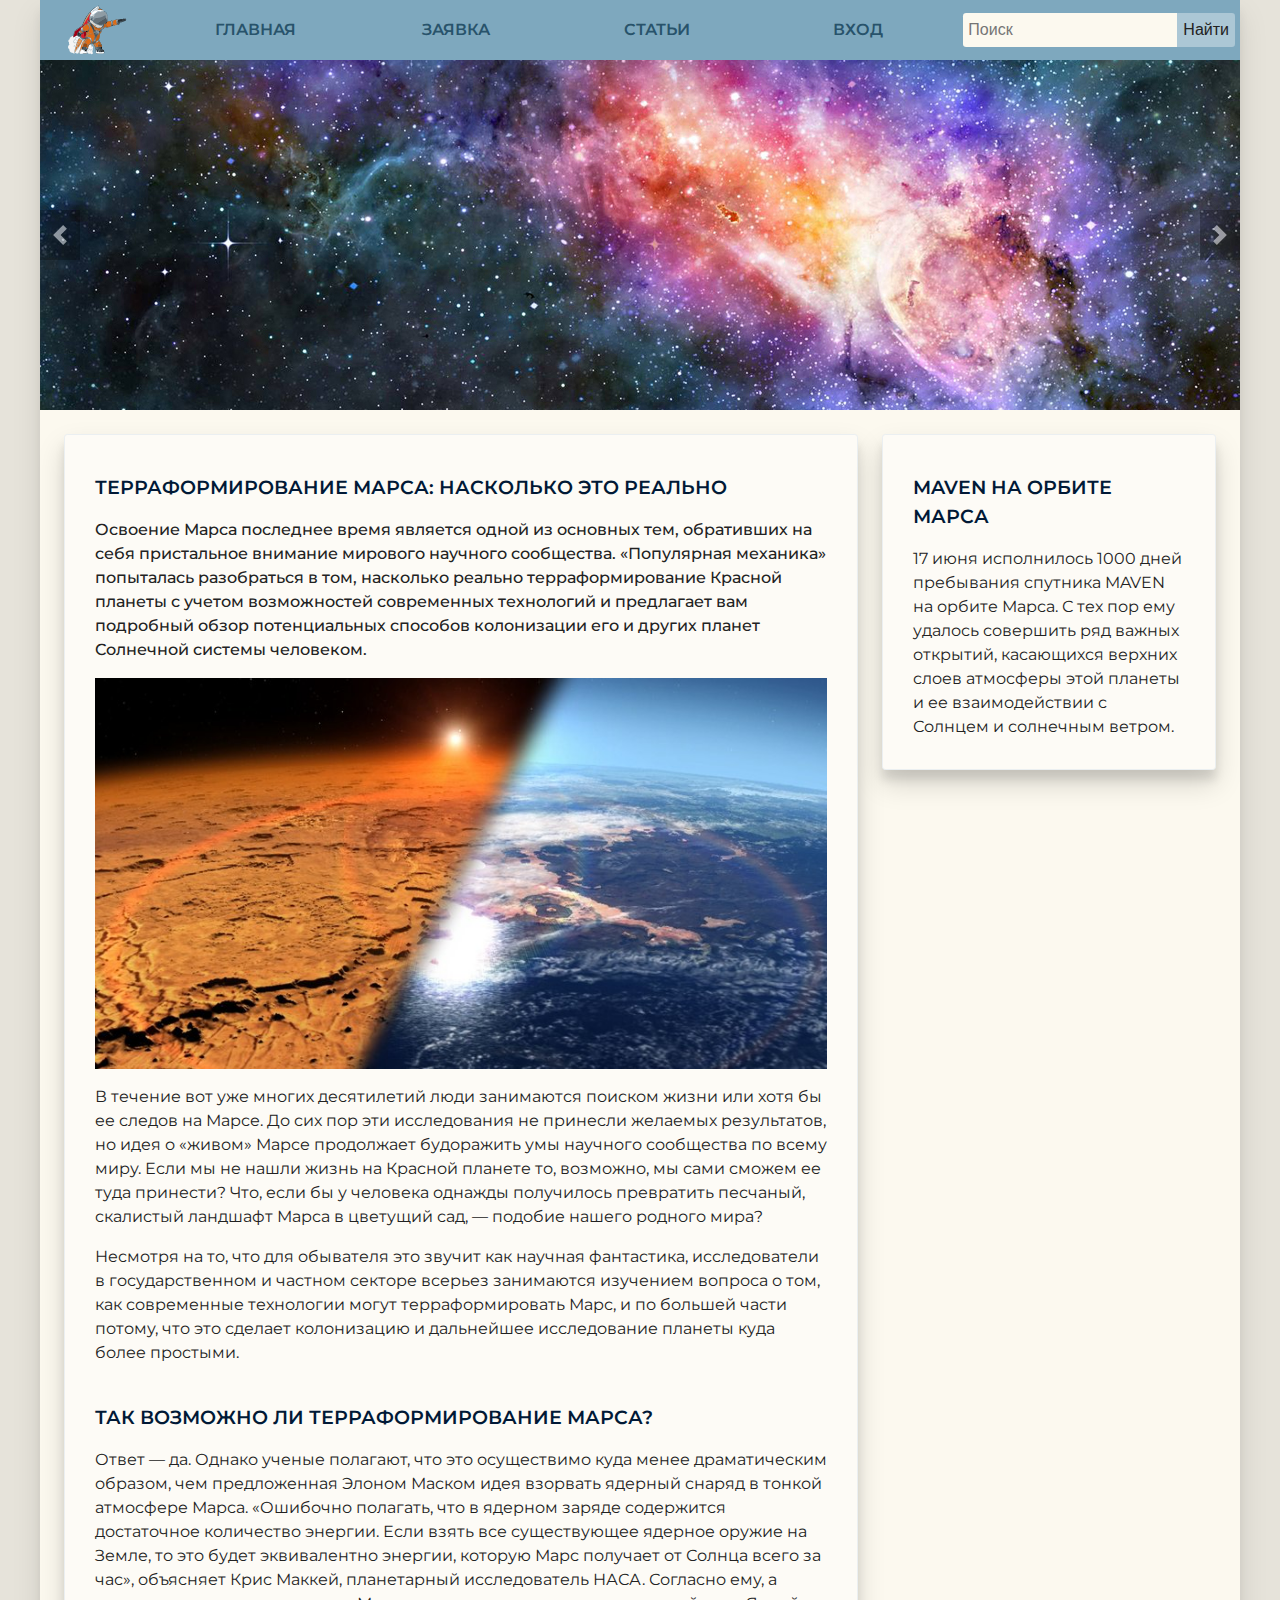
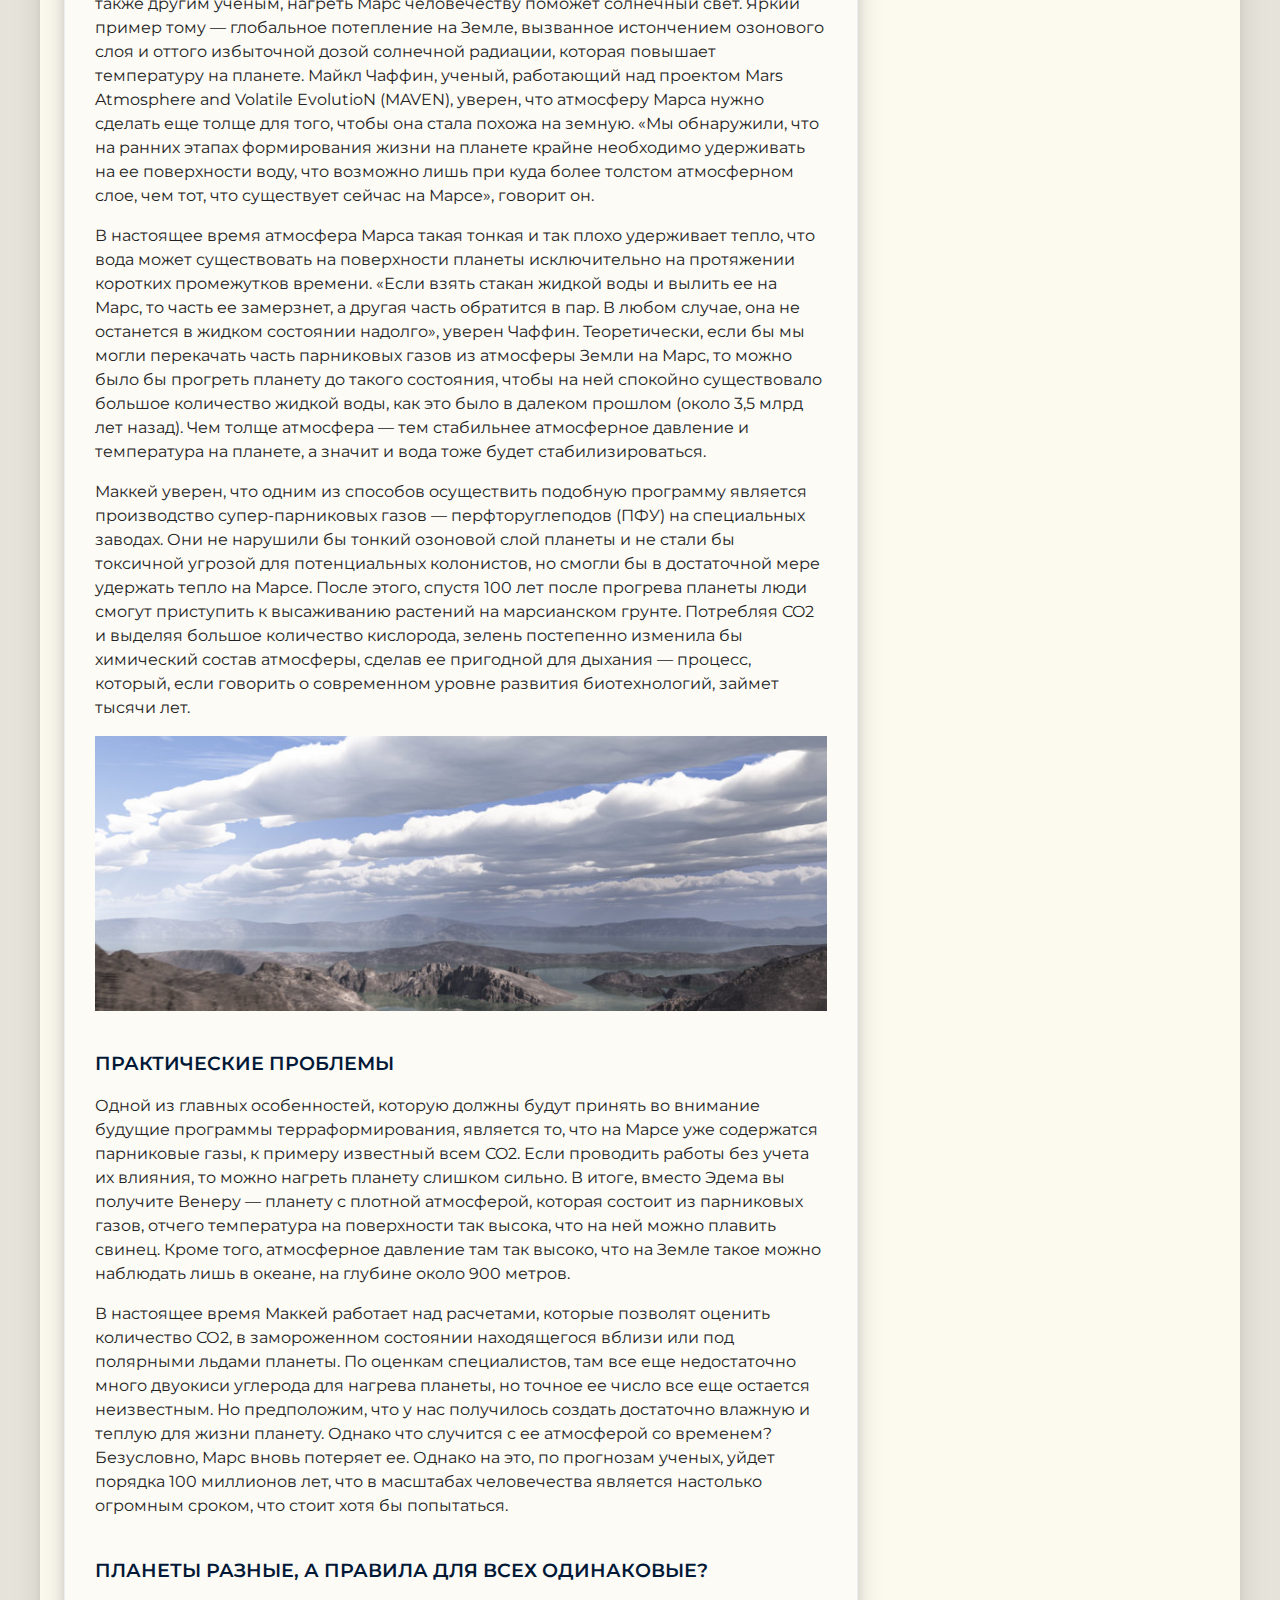
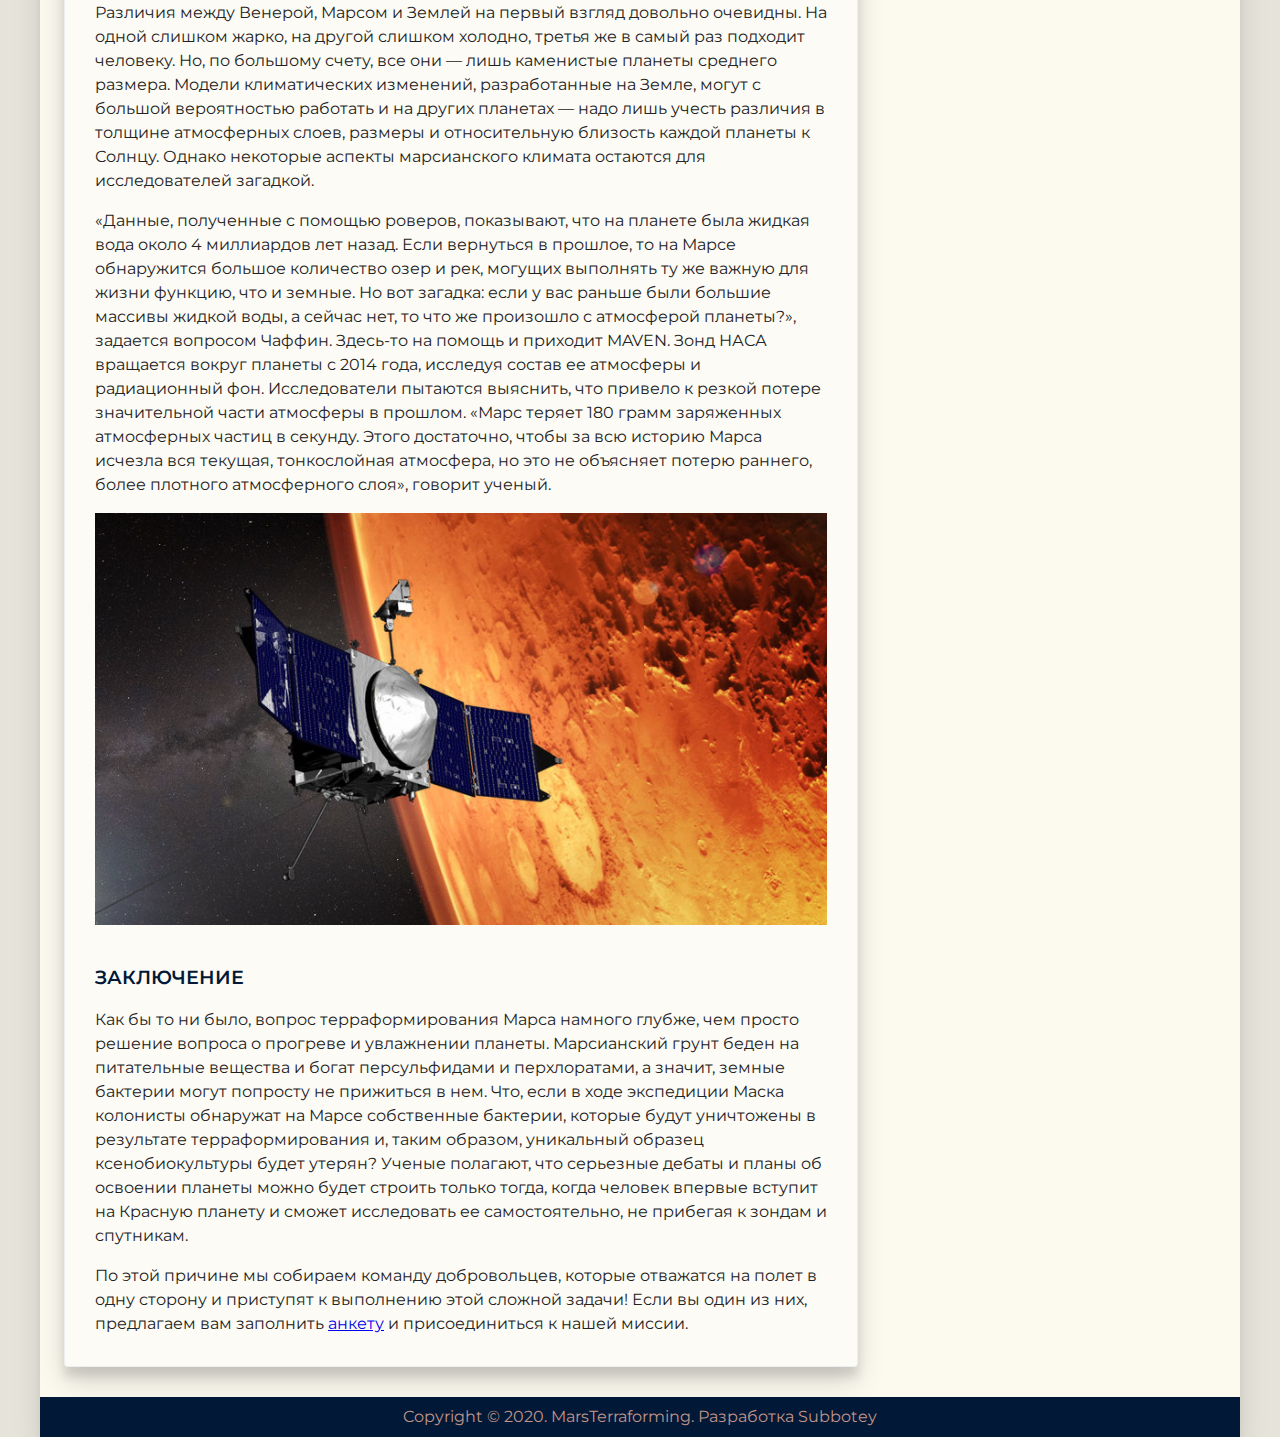
<file: index.html>
<!doctype html>
<html>
<head>
	<meta charset="utf-8">
	<meta property="og:title" content="MarsTerraforming">
	<meta property="og:site_name" content="MarsTerraforming.com">
	<meta property="og:url" content="https://subbotey.github.io">
	<meta property="og:description" content="Команда добровольцев, планирующих преобразить Красную планету.">
	<meta property="og:image" content="https://subbotey.github.io/img/og.jpg">
	<link rel="stylesheet" href="css/style.css">
	<script src="js/script.js" charset="utf-8"></script>
	<script src="js/modal.js" charset="utf-8"></script>
	<meta name="viewport" content="width=device-width, initial-scale=1.0">
	<meta name="discription" content="Страница сайта с адаптивной версткой">
<link rel="icon" href="img/astronaut.svg" sizes="any" type="image/svg+xml">
	<meta name="keywords" content="Адаптивная верстка, grid">
<title>Главная</title>
</head>
<body>
	<div class="conteiner">
		<div class="header">
			<nav>
				<a id="logo" href="./index.html"></a>
				<div class="top-menu">
					<div class="top-menu__item">
						<a href="#" class="top-menu__link">Главная</a>
					</div>
					<div class="top-menu__item">
						<a href="./request.html" class="top-menu__link">Заявка</a>
					</div>
					<div class="top-menu__item">
						<a href="./articles.html" class="top-menu__link">Статьи</a>
					</div>
					<div class="top-menu__item">
						<a href="#" class="top-menu__link">Вход</a>
						<div class="top-menu__sub-item top-menu__sub-item_transition_scaleY">
							<div class="top-menu__item">
								<a id="buttonAuth" class="top-menu__link">Авторизация</a>
							</div>
							<div class="top-menu__item">
								<a href="#registration" class="top-menu__link">Регитрация</a>
							</div>
						</div>
					</div>
				</div>
				<form>
					<input id="search" type="search" placeholder="Поиск">
					<input id="submit" type="submit" value="Найти">
				</form>
			</nav>

		</div>
		<div class="slider" id="slider">
		</div>
		<div class="main">
			<div class="cards">
				<div class="zagolovok">Терраформирование Марса: насколько это реально</div>
				<div>
					<b>Освоение Марса последнее время является одной из основных тем, обративших на себя пристальное внимание мирового научного сообщества. «Популярная механика» попыталась разобраться в том, насколько реально терраформирование Красной планеты с учетом возможностей современных технологий и предлагает вам подробный обзор потенциальных способов колонизации его и других планет Солнечной системы человеком.</b>
				</div>
				<div>
					<img src="img/terra.jpg" alt="Вид на марс в будущем">
				</div>
				<div>
					В течение вот уже многих десятилетий люди занимаются поиском жизни или хотя бы ее следов на Марсе. До сих пор эти исследования не принесли желаемых результатов, но идея о «живом» Марсе продолжает будоражить умы научного сообщества по всему миру. Если мы не нашли жизнь на Красной планете то, возможно, мы сами сможем ее туда принести? Что, если бы у человека однажды получилось превратить песчаный, скалистый ландшафт Марса в цветущий сад, — подобие нашего родного мира?
				</div>
				<div>
					Несмотря на то, что для обывателя это звучит как научная фантастика, исследователи в государственном и частном секторе всерьез занимаются изучением вопроса о том, как современные технологии могут терраформировать Марс, и по большей части потому, что это сделает колонизацию и дальнейшее исследование планеты куда более простыми.
				</div>
				<div class="zagolovok">
					Так возможно ли терраформирование Марса?
				</div>
				<div>
					Ответ — да. Однако ученые полагают, что это осуществимо куда менее драматическим образом, чем предложенная Элоном Маском идея взорвать ядерный снаряд в тонкой атмосфере Марса. «Ошибочно полагать, что в ядерном заряде содержится достаточное количество энергии. Если взять все существующее ядерное оружие на Земле, то это будет эквивалентно энергии, которую Марс получает от Солнца всего за час», объясняет Крис Маккей, планетарный исследователь НАСА. Согласно ему, а также другим ученым, нагреть Марс человечеству поможет солнечный свет. Яркий пример тому — глобальное потепление на Земле, вызванное истончением озонового слоя и оттого избыточной дозой солнечной радиации, которая повышает температуру на планете. Майкл Чаффин, ученый, работающий над проектом Mars Atmosphere and Volatile EvolutioN (MAVEN), уверен, что атмосферу Марса нужно сделать еще толще для того, чтобы она стала похожа на земную. «Мы обнаружили, что на ранних этапах формирования жизни на планете крайне необходимо удерживать на ее поверхности воду, что возможно лишь при куда более толстом атмосферном слое, чем тот, что существует сейчас на Марсе», говорит он.
				</div>
				<div>
					В настоящее время атмосфера Марса такая тонкая и так плохо удерживает тепло, что вода может существовать на поверхности планеты исключительно на протяжении коротких промежутков времени. «Если взять стакан жидкой воды и вылить ее на Марс, то часть ее замерзнет, а другая часть обратится в пар. В любом случае, она не останется в жидком состоянии надолго», уверен Чаффин. Теоретически, если бы мы могли перекачать часть парниковых газов из атмосферы Земли на Марс, то можно было бы прогреть планету до такого состояния, чтобы на ней спокойно существовало большое количество жидкой воды, как это было в далеком прошлом (около 3,5 млрд лет назад). Чем толще атмосфера — тем стабильнее атмосферное давление и температура на планете, а значит и вода тоже будет стабилизироваться.
				</div>
				<div>
					Маккей уверен, что одним из способов осуществить подобную программу является производство супер-парниковых газов — перфторуглеподов (ПФУ) на специальных заводах. Они не нарушили бы тонкий озоновой слой планеты и не стали бы токсичной угрозой для потенциальных колонистов, но смогли бы в достаточной мере удержать тепло на Марсе. После этого, спустя 100 лет после прогрева планеты люди смогут приступить к высаживанию растений на марсианском грунте. Потребляя CO2 и выделяя большое количество кислорода, зелень постепенно изменила бы химический состав атмосферы, сделав ее пригодной для дыхания — процесс, который, если говорить о современном уровне развития биотехнологий, займет тысячи лет.
				</div>
				<div>
					<img src="img/peizagh.jpg" alt="Модель того, как Марс выглядел в далеком прошлом">
				</div>
				<div class="zagolovok">
					Практические проблемы
				</div>
				<div>
					Одной из главных особенностей, которую должны будут принять во внимание будущие программы терраформирования, является то, что на Марсе уже содержатся парниковые газы, к примеру известный всем CO2. Если проводить работы без учета их влияния, то можно нагреть планету слишком сильно. В итоге, вместо Эдема вы получите Венеру — планету с плотной атмосферой, которая состоит из парниковых газов, отчего температура на поверхности так высока, что на ней можно плавить свинец. Кроме того, атмосферное давление там так высоко, что на Земле такое можно наблюдать лишь в океане, на глубине около 900 метров.
				</div>
				<div>
					В настоящее время Маккей работает над расчетами, которые позволят оценить количество СО2, в замороженном состоянии находящегося вблизи или под полярными льдами планеты. По оценкам специалистов, там все еще недостаточно много двуокиси углерода для нагрева планеты, но точное ее число все еще остается неизвестным. Но предположим, что у нас получилось создать достаточно влажную и теплую для жизни планету. Однако что случится с ее атмосферой со временем? Безусловно, Марс вновь потеряет ее. Однако на это, по прогнозам ученых, уйдет порядка 100 миллионов лет, что в масштабах человечества является настолько огромным сроком, что стоит хотя бы попытаться.
				</div>
				<div class="zagolovok">
					Планеты разные, а правила для всех одинаковые?
				</div>
				<div>
					Различия между Венерой, Марсом и Землей на первый взгляд довольно очевидны. На одной слишком жарко, на другой слишком холодно, третья же в самый раз подходит человеку. Но, по большому счету, все они — лишь каменистые планеты среднего размера. Модели климатических изменений, разработанные на Земле, могут с большой вероятностью работать и на других планетах — надо лишь учесть различия в толщине атмосферных слоев, размеры и относительную близость каждой планеты к Солнцу. Однако некоторые аспекты марсианского климата остаются для исследователей загадкой.
				</div>
				<div>
					«Данные, полученные с помощью роверов, показывают, что на планете была жидкая вода около 4 миллиардов лет назад. Если вернуться в прошлое, то на Марсе обнаружится большое количество озер и рек, могущих выполнять ту же важную для жизни функцию, что и земные. Но вот загадка: если у вас раньше были большие массивы жидкой воды, а сейчас нет, то что же произошло с атмосферой планеты?», задается вопросом Чаффин. Здесь-то на помощь и приходит MAVEN. Зонд НАСА вращается вокруг планеты с 2014 года, исследуя состав ее атмосферы и радиационный фон. Исследователи пытаются выяснить, что привело к резкой потере значительной части атмосферы в прошлом. «Марс теряет 180 грамм заряженных атмосферных частиц в секунду. Этого достаточно, чтобы за всю историю Марса исчезла вся текущая, тонкослойная атмосфера, но это не объясняет потерю раннего, более плотного атмосферного слоя», говорит ученый.
				</div>
				<div>
					<img src="img/sputnik.jpg" alt="Спутник MAVEN, сканирующий марсианскую атмосферу">
				</div>
				<div class="zagolovok">
					Заключение
				</div>
				<div>
					Как бы то ни было, вопрос терраформирования Марса намного глубже, чем просто решение вопроса о прогреве и увлажнении планеты. Марсианский грунт беден на питательные вещества и богат персульфидами и перхлоратами, а значит, земные бактерии могут попросту не прижиться в нем. Что, если в ходе экспедиции Маска колонисты обнаружат на Марсе собственные бактерии, которые будут уничтожены в результате терраформирования и, таким образом, уникальный образец ксенобиокультуры будет утерян? Ученые полагают, что серьезные дебаты и планы об освоении планеты можно будет строить только тогда, когда человек впервые вступит на Красную планету и сможет исследовать ее самостоятельно, не прибегая к зондам и спутникам.
				</div>
				<div>
					По этой причине мы собираем команду добровольцев, которые отважатся на полет в одну сторону и приступят к выполнению этой сложной задачи! Если вы один из них, предлагаем вам заполнить <a href="./request.html">анкету</a> и присоединиться к нашей миссии.
				</div>
			</div>
		</div>
		<div class="vertical-block">
			<div class="cards">
				<div class="zagolovok">MAVEN на орбите Марса</div>
				<div>
					17 июня исполнилось 1000 дней пребывания спутника MAVEN на орбите Марса. С тех пор ему удалось совершить ряд важных открытий, касающихся верхних слоев атмосферы этой планеты и ее взаимодействии с Солнцем и солнечным ветром.
				</div>
			</div>
		</div>
		<footer>
			<p>Copyright © 2020.  MarsTerraforming. Разработка Subbotey</p>
		</footer>
		<div class="hamburger-menu">
			<input id="menu__toggle" type="checkbox" />
			<label class="menu__btn" for="menu__toggle">
				<span></span>
			</label>
			<div class="menu__box">
				<div><a class="menu__item" href="#">Главная</a></div>
				<div><a class="menu__item" href="./request.html">Заявка</a></div>
				<div><a class="menu__item" href="./articles.html">Статьи</a></div>
				<div><a id="buttonAuth2" class="menu__item" href="#">Авторизация</a></div>
				<div><a class="menu__item" href="#registration">Регистрация</a></div>
			</div>
		</div>
	</div>
	<div id="authorization">

	</div>
	<!-- <div id="registration">
	  <div class="wrapper-modal">
		<div class="div-modal">
		  <div class="pole">
			<div class="zagolovok">
			  Регистрация
			</div>
			<div>
			  <label class="label">Введите ваш логин:
				<input
					   class="input-modal"
					   type="text"
					   required
					   placeholder="Login"
					   minlength="5"
					   maxlength="25"> *
			  </label>
			</div>
			<div>
			  <label class="label">Введите ваш E-Mail:
				<input
					   class="input-modal"
					   type="email"
					   required
					   placeholder="Email"> *
			  </label>
			</div>
			<div>
			  <label class="label">Введите ваш пароль:
				<input
					   class="input-modal"
					   type="password"
					   required
					   placeholder="Password"
					   minlength="5"
					   maxlength="25"> *
			  </label>
			</div>
			<div>
			  <label class="label">Повиторите ваш пароль:
				<input
					   class="input-modal"
					   type="password"
					   required
					   placeholder="Confirm password"
					   minlength="5"
					   maxlength="25"> *
			  </label>
			</div>
			<div>
			  <input
					 class="button-modal"
					 type="submit"
					 value="Регистрация">
			  <input
					 class="button-modal"
					 type="button"
					 onClick="location.href='#'"
					 value="Отмена" >
			</div>
			<div class="label" align="left">
			  Поля со "*" обязательны для заполнения.
			</div>
		  </div>
		</div>
	  </div>
	</div> -->
	<script>
		let slider = new Slider("slider");

		slider.add('img/slider/slide_1.jpg');
		slider.add('img/slider/slide_2.jpg');
		slider.add('img/slider/slide_3.jpg');
		slider.add('img/slider/slide_4.jpg');
		slider.add('img/slider/slide_5.jpg');
		slider.add('img/slider/slide_6.jpg');

		slider.run();
	</script>

</body>
</html>
</file>
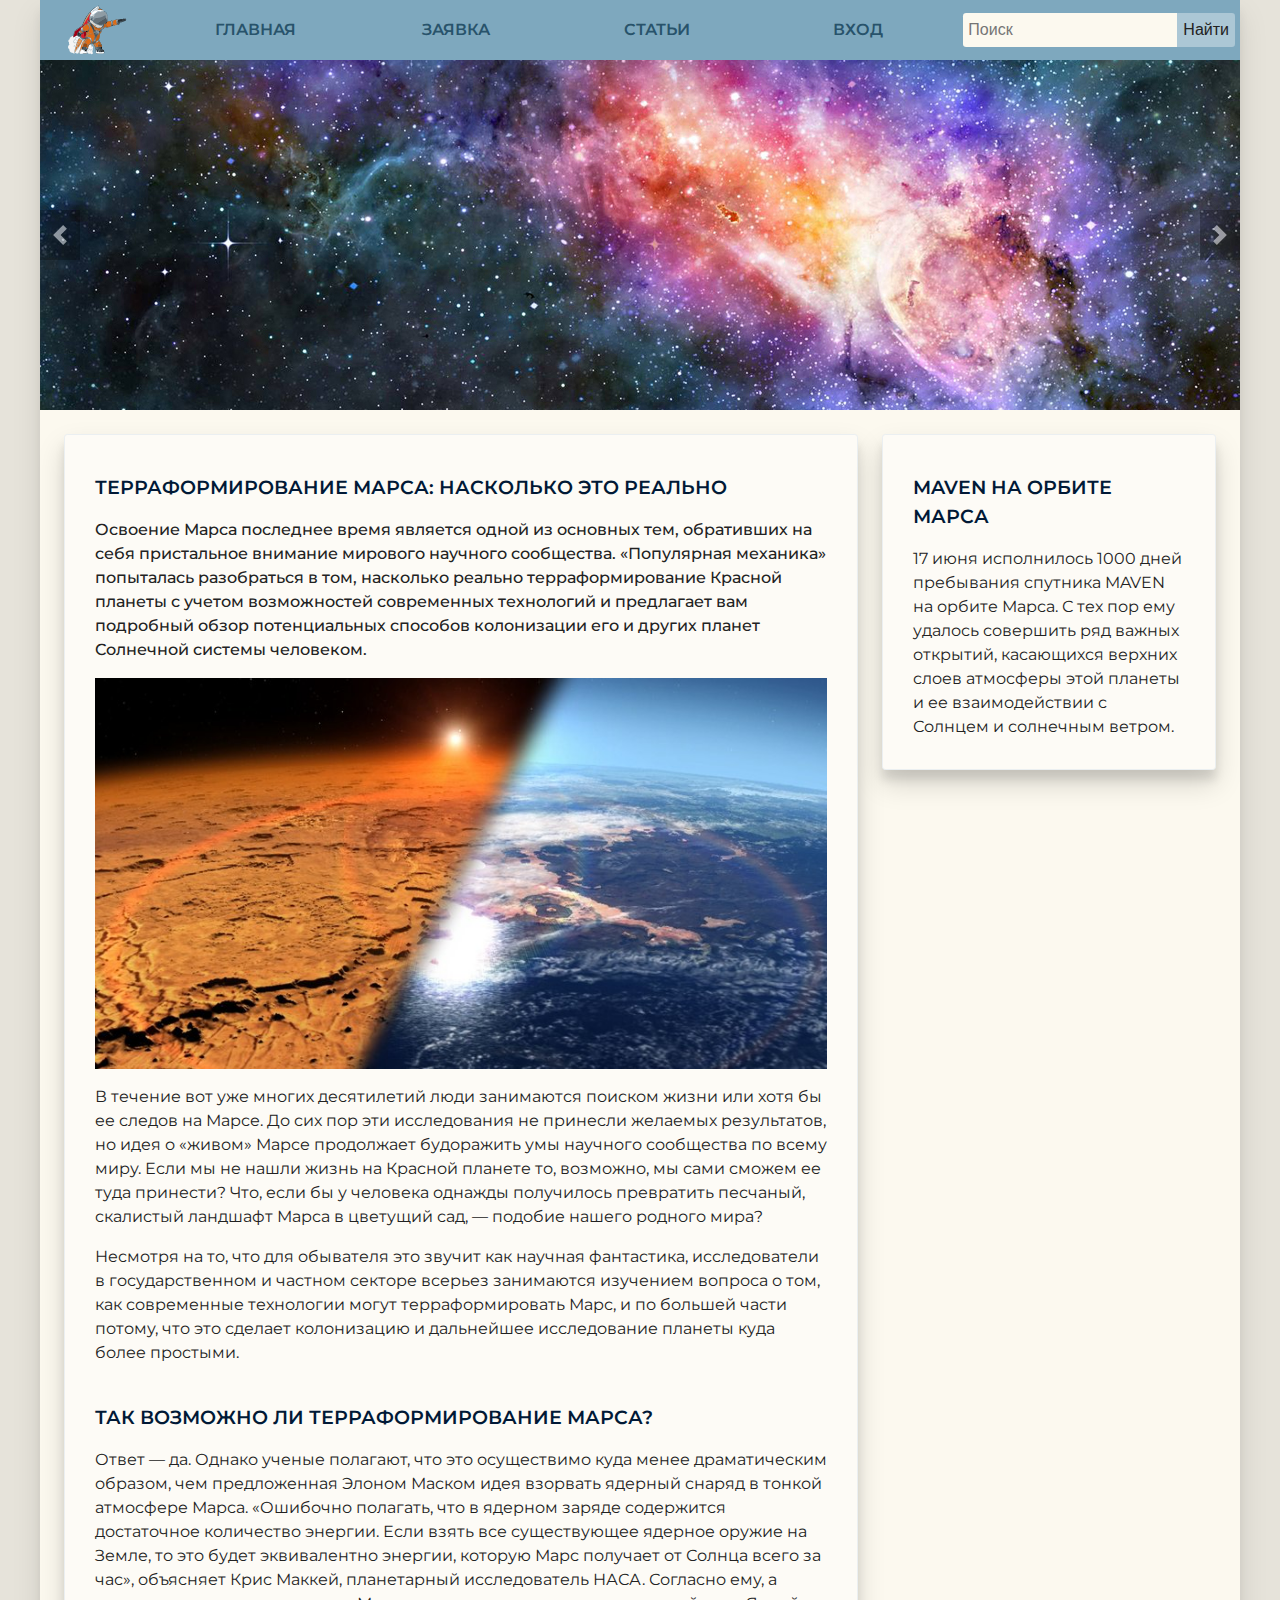
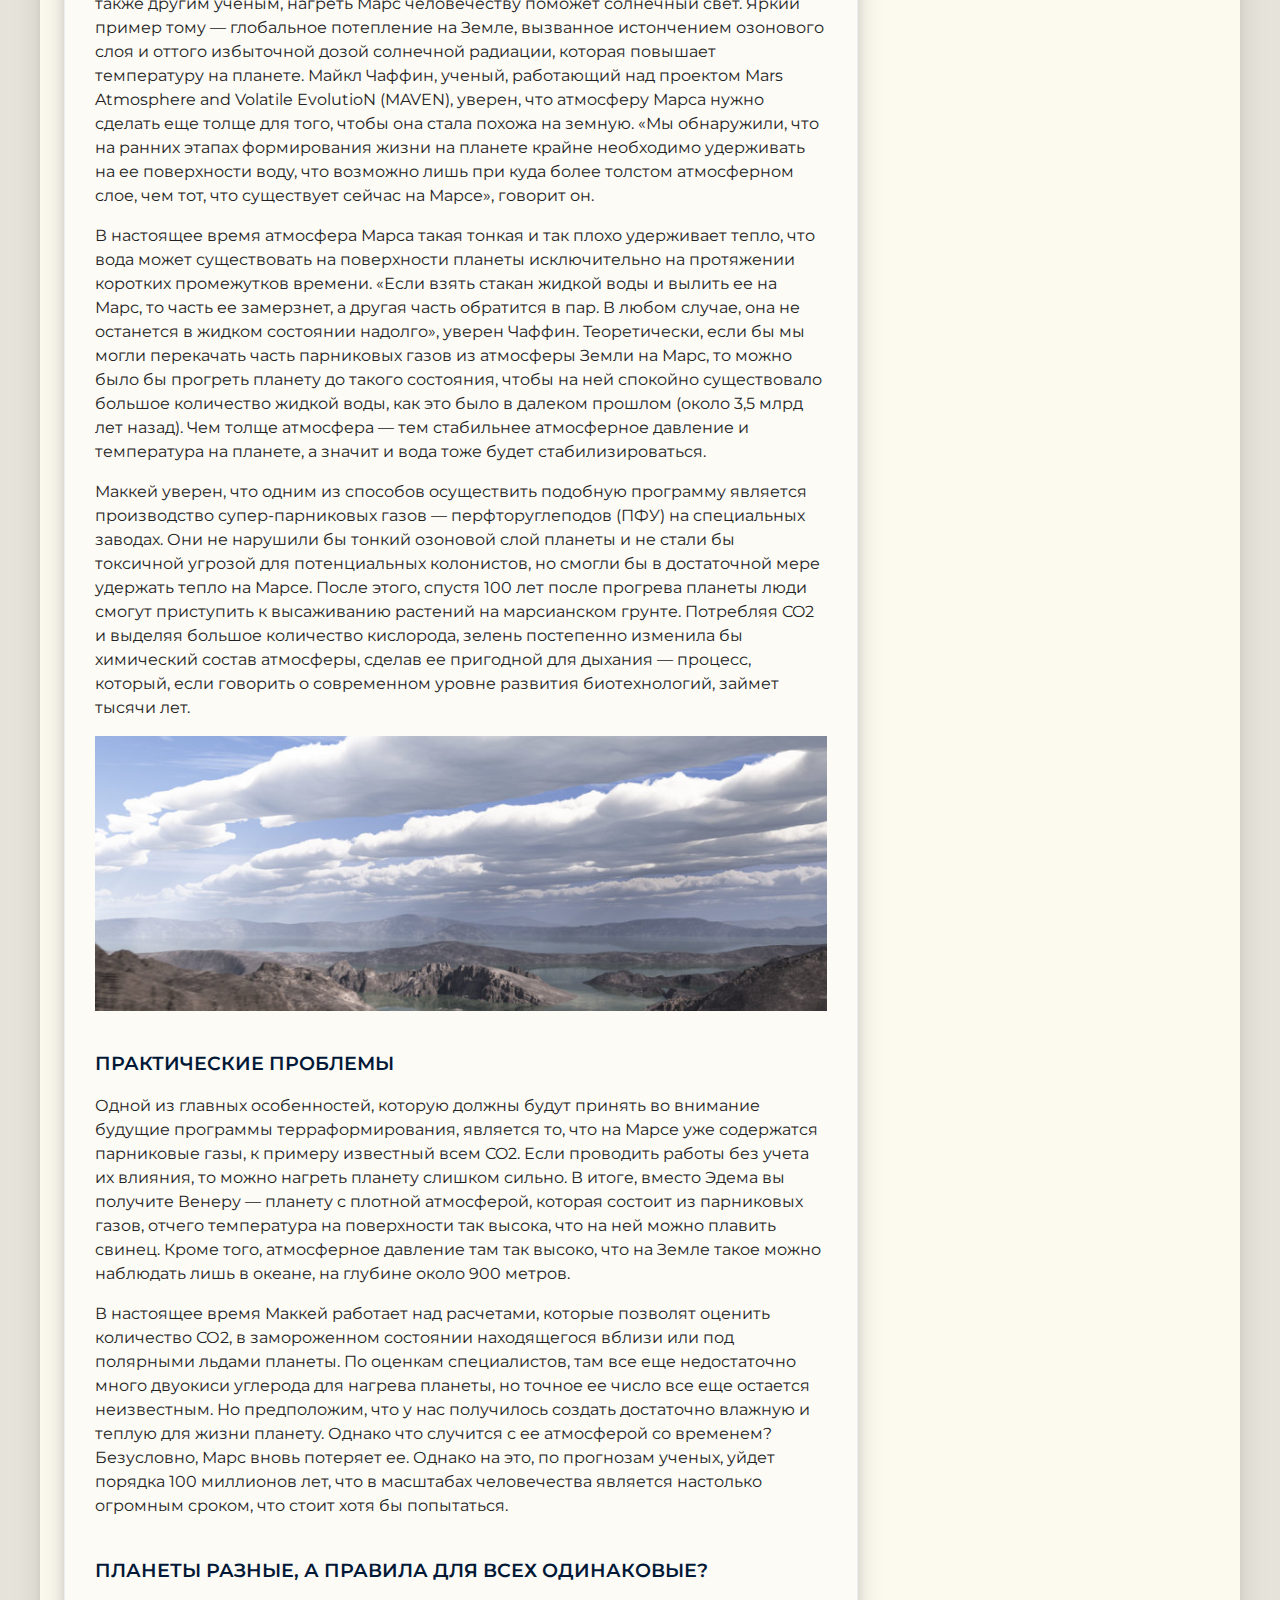
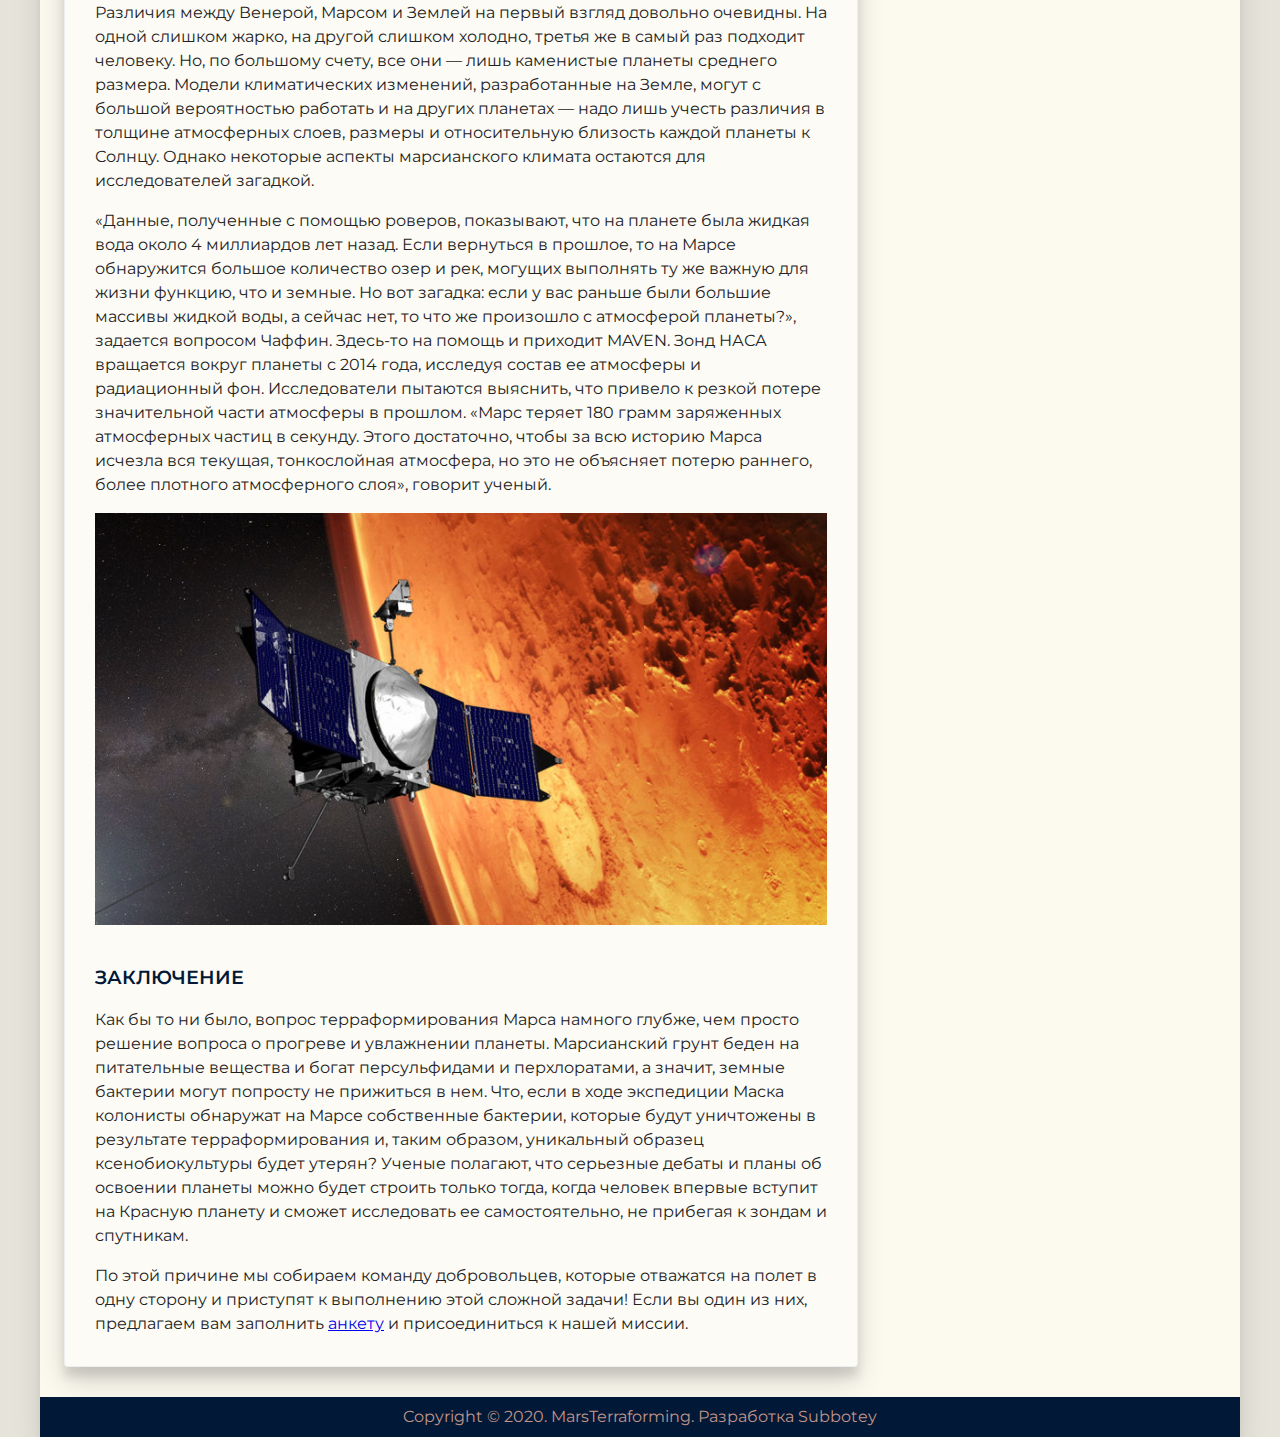
<file: articles.html>
<!doctype html>
<html>

<head>
	<meta charset="utf-8">
	<meta property="og:title" content="MarsTerraforming">
	<meta property="og:site_name" content="MarsTerraforming.com">
	<meta property="og:url" content="https://subbotey.github.io">
	<meta property="og:description" content="Команда добровольцев, планирующих преобразить Красную планету.">
	<meta property="og:image" content="https://subbotey.github.io/img/og.jpg">
	<link rel="stylesheet" href="css/style.css">
	<script src="js/script.js" charset="utf-8"></script>
	<script src="js/modal.js" charset="utf-8"></script>
	<meta name="viewport" content="width=device-width, initial-scale=1.0">
	<meta name="discription" content="Страница сайта с адаптивной версткой">
	<link rel="icon" href="img/astronaut.svg" sizes="any" type="image/svg+xml">
	<meta name="keywords" content="Адаптивная верстка, grid">
	<title>Статьи</title>
</head>

<body>
	<div class="conteiner">
		<div class="header">
			<nav>
				<a id="logo" href="./index.html"></a>
				<div class="top-menu">
					<div class="top-menu__item">
						<a href="./index.html" class="top-menu__link">Главная</a>
					</div>
					<div class="top-menu__item">
						<a href="./request.html" class="top-menu__link">Заявка</a>
					</div>
					<div class="top-menu__item">
						<a href="#" class="top-menu__link">Статьи</a>
					</div>
					<div class="top-menu__item">
						<a href="#" class="top-menu__link">Вход</a>
						<div class="top-menu__sub-item top-menu__sub-item_transition_scaleY">
							<div class="top-menu__item">
								<a id="buttonAuth" class="top-menu__link">Авторизация</a>
							</div>
							<div class="top-menu__item">
								<a href="#registration" class="top-menu__link">Регитрация</a>
							</div>
						</div>
					</div>
				</div>
				<form>
					<input id="search" type="search" placeholder="Поиск">
					<input id="submit" type="submit" value="Найти">
				</form>
			</nav>

		</div>
		<div class="slider" id="slider">
		</div>
		<div class="main">
			<div class="cards">
				<div class="zagolovok">Терраформирование Марса: насколько это реально</div>
				<div>
					<b>Освоение Марса последнее время является одной из основных тем, обративших на себя пристальное внимание мирового научного сообщества. «Популярная механика» попыталась разобраться в том, насколько реально терраформирование
						Красной планеты с учетом возможностей современных технологий и предлагает вам подробный обзор потенциальных способов колонизации его и других планет Солнечной системы человеком.</b>
				</div>
				<div>
					<img src="img/terra.jpg" alt="Вид на марс в будущем">
				</div>
				<div>
					В течение вот уже многих десятилетий люди занимаются поиском жизни или хотя бы ее следов на Марсе. До сих пор эти исследования не принесли желаемых результатов, но идея о «живом» Марсе продолжает будоражить умы научного сообщества
					по всему миру. Если мы не нашли жизнь на Красной планете то, возможно, мы сами сможем ее туда принести? Что, если бы у человека однажды получилось превратить песчаный, скалистый ландшафт Марса в цветущий сад, — подобие нашего
					родного мира?
				</div>
				<div>
					Несмотря на то, что для обывателя это звучит как научная фантастика, исследователи в государственном и частном секторе всерьез занимаются изучением вопроса о том, как современные технологии могут терраформировать Марс, и по
					большей части потому, что это сделает колонизацию и дальнейшее исследование планеты куда более простыми.
				</div>
				<div class="zagolovok">
					Так возможно ли терраформирование Марса?
				</div>
				<div>
					Ответ — да. Однако ученые полагают, что это осуществимо куда менее драматическим образом, чем предложенная Элоном Маском идея взорвать ядерный снаряд в тонкой атмосфере Марса. «Ошибочно полагать, что в ядерном заряде содержится
					достаточное количество энергии. Если взять все существующее ядерное оружие на Земле, то это будет эквивалентно энергии, которую Марс получает от Солнца всего за час», объясняет Крис Маккей, планетарный исследователь НАСА. Согласно
					ему, а также другим ученым, нагреть Марс человечеству поможет солнечный свет. Яркий пример тому — глобальное потепление на Земле, вызванное истончением озонового слоя и оттого избыточной дозой солнечной радиации, которая повышает
					температуру на планете. Майкл Чаффин, ученый, работающий над проектом Mars Atmosphere and Volatile EvolutioN (MAVEN), уверен, что атмосферу Марса нужно сделать еще толще для того, чтобы она стала похожа на земную. «Мы обнаружили,
					что на ранних этапах формирования жизни на планете крайне необходимо удерживать на ее поверхности воду, что возможно лишь при куда более толстом атмосферном слое, чем тот, что существует сейчас на Марсе», говорит он.
				</div>
				<div>
					В настоящее время атмосфера Марса такая тонкая и так плохо удерживает тепло, что вода может существовать на поверхности планеты исключительно на протяжении коротких промежутков времени. «Если взять стакан жидкой воды и вылить ее
					на Марс, то часть ее замерзнет, а другая часть обратится в пар. В любом случае, она не останется в жидком состоянии надолго», уверен Чаффин. Теоретически, если бы мы могли перекачать часть парниковых газов из атмосферы Земли на
					Марс, то можно было бы прогреть планету до такого состояния, чтобы на ней спокойно существовало большое количество жидкой воды, как это было в далеком прошлом (около 3,5 млрд лет назад). Чем толще атмосфера — тем стабильнее
					атмосферное давление и температура на планете, а значит и вода тоже будет стабилизироваться.
				</div>
				<div>
					Маккей уверен, что одним из способов осуществить подобную программу является производство супер-парниковых газов — перфторуглеподов (ПФУ) на специальных заводах. Они не нарушили бы тонкий озоновой слой планеты и не стали бы
					токсичной угрозой для потенциальных колонистов, но смогли бы в достаточной мере удержать тепло на Марсе. После этого, спустя 100 лет после прогрева планеты люди смогут приступить к высаживанию растений на марсианском грунте.
					Потребляя CO2 и выделяя большое количество кислорода, зелень постепенно изменила бы химический состав атмосферы, сделав ее пригодной для дыхания — процесс, который, если говорить о современном уровне развития биотехнологий, займет
					тысячи лет.
				</div>
				<div>
					<img src="img/peizagh.jpg" alt="Модель того, как Марс выглядел в далеком прошлом">
				</div>
				<div class="zagolovok">
					Практические проблемы
				</div>
				<div>
					Одной из главных особенностей, которую должны будут принять во внимание будущие программы терраформирования, является то, что на Марсе уже содержатся парниковые газы, к примеру известный всем CO2. Если проводить работы без учета
					их влияния, то можно нагреть планету слишком сильно. В итоге, вместо Эдема вы получите Венеру — планету с плотной атмосферой, которая состоит из парниковых газов, отчего температура на поверхности так высока, что на ней можно
					плавить свинец. Кроме того, атмосферное давление там так высоко, что на Земле такое можно наблюдать лишь в океане, на глубине около 900 метров.
				</div>
				<div>
					В настоящее время Маккей работает над расчетами, которые позволят оценить количество СО2, в замороженном состоянии находящегося вблизи или под полярными льдами планеты. По оценкам специалистов, там все еще недостаточно много
					двуокиси углерода для нагрева планеты, но точное ее число все еще остается неизвестным. Но предположим, что у нас получилось создать достаточно влажную и теплую для жизни планету. Однако что случится с ее атмосферой со временем?
					Безусловно, Марс вновь потеряет ее. Однако на это, по прогнозам ученых, уйдет порядка 100 миллионов лет, что в масштабах человечества является настолько огромным сроком, что стоит хотя бы попытаться.
				</div>
				<div class="zagolovok">
					Планеты разные, а правила для всех одинаковые?
				</div>
				<div>
					Различия между Венерой, Марсом и Землей на первый взгляд довольно очевидны. На одной слишком жарко, на другой слишком холодно, третья же в самый раз подходит человеку. Но, по большому счету, все они — лишь каменистые планеты
					среднего размера. Модели климатических изменений, разработанные на Земле, могут с большой вероятностью работать и на других планетах — надо лишь учесть различия в толщине атмосферных слоев, размеры и относительную близость каждой
					планеты к Солнцу. Однако некоторые аспекты марсианского климата остаются для исследователей загадкой.
				</div>
				<div>
					«Данные, полученные с помощью роверов, показывают, что на планете была жидкая вода около 4 миллиардов лет назад. Если вернуться в прошлое, то на Марсе обнаружится большое количество озер и рек, могущих выполнять ту же важную для
					жизни функцию, что и земные. Но вот загадка: если у вас раньше были большие массивы жидкой воды, а сейчас нет, то что же произошло с атмосферой планеты?», задается вопросом Чаффин. Здесь-то на помощь и приходит MAVEN. Зонд НАСА
					вращается вокруг планеты с 2014 года, исследуя состав ее атмосферы и радиационный фон. Исследователи пытаются выяснить, что привело к резкой потере значительной части атмосферы в прошлом. «Марс теряет 180 грамм заряженных
					атмосферных частиц в секунду. Этого достаточно, чтобы за всю историю Марса исчезла вся текущая, тонкослойная атмосфера, но это не объясняет потерю раннего, более плотного атмосферного слоя», говорит ученый.
				</div>
				<div>
					<img src="img/sputnik.jpg" alt="Спутник MAVEN, сканирующий марсианскую атмосферу">
				</div>
				<div class="zagolovok">
					Заключение
				</div>
				<div>
					Как бы то ни было, вопрос терраформирования Марса намного глубже, чем просто решение вопроса о прогреве и увлажнении планеты. Марсианский грунт беден на питательные вещества и богат персульфидами и перхлоратами, а значит, земные
					бактерии могут попросту не прижиться в нем. Что, если в ходе экспедиции Маска колонисты обнаружат на Марсе собственные бактерии, которые будут уничтожены в результате терраформирования и, таким образом, уникальный образец
					ксенобиокультуры будет утерян? Ученые полагают, что серьезные дебаты и планы об освоении планеты можно будет строить только тогда, когда человек впервые вступит на Красную планету и сможет исследовать ее самостоятельно, не
					прибегая к зондам и спутникам.
				</div>
				<div>
					По этой причине мы собираем команду добровольцев, которые отважатся на полет в одну сторону и приступят к выполнению этой сложной задачи! Если вы один из них, предлагаем вам заполнить <a href="#">анкету</a> и присоединиться к
					нашей миссии.
				</div>
			</div>
		</div>
		<div class="vertical-block">
			<div class="cards">
				<div class="zagolovok">MAVEN на орбите Марса</div>
				<div>
					17 июня исполнилось 1000 дней пребывания спутника MAVEN на орбите Марса. С тех пор ему удалось совершить ряд важных открытий, касающихся верхних слоев атмосферы этой планеты и ее взаимодействии с Солнцем и солнечным ветром.
				</div>
			</div>
		</div>
		<footer>
			<p>Copyright © 2020. MarsTerraforming. Разработка Subbotey</p>
		</footer>
		<div class="hamburger-menu">
			<input id="menu__toggle" type="checkbox" />
			<label class="menu__btn" for="menu__toggle">
				<span></span>
			</label>
			<div class="menu__box">
				<div><a class="menu__item" href="./index.html">Главная</a></div>
				<div><a class="menu__item" href="./request.html">Заявка</a></div>
				<div><a class="menu__item" href="#">Статьи</a></div>
				<div><a id="buttonAuth2" class="menu__item" href="#">Авторизация</a></div>
				<div><a class="menu__item" href="#registration">Регистрация</a></div>
			</div>
		</div>
	</div>
	<div id="authorization">
	</div>
	<!-- <div id="registration" class="modal">
		<div class="wrapper-modal">
			<div class="div-modal">
				<div class="pole">
					<div class="zagolovok">
						Регистрация
					</div>
					<div>
						<label class="label">Введите ваш логин:
							<input class="input-modal" type="text" required placeholder="Login" minlength="5" maxlength="25"> *
						</label>
					</div>
					<div>
						<label class="label">Введите ваш E-Mail:
							<input class="input-modal" type="email" required placeholder="Email"> *
						</label>
					</div>
					<div>
						<label class="label">Введите ваш пароль:
							<input class="input-modal" type="password" required placeholder="Password" minlength="5" maxlength="25"> *
						</label>
					</div>
					<div>
						<label class="label">Повиторите ваш пароль:
							<input class="input-modal" type="password" required placeholder="Confirm password" minlength="5" maxlength="25"> *
						</label>
					</div>
					<div>
						<input class="button-modal" type="submit" value="Регистрация">
						<input class="button-modal" type="button" onClick="location.href='#'" value="Отмена">
					</div>
					<div class="label" align="left">
						Поля со "*" обязательны для заполнения.
					</div>
				</div>
			</div>
		</div>
	</div> -->
	<script>
		let slider = new Slider("slider");

		slider.add('img/slider/slide_1.jpg');
		slider.add('img/slider/slide_2.jpg');
		slider.add('img/slider/slide_3.jpg');
		slider.add('img/slider/slide_4.jpg');
		slider.add('img/slider/slide_5.jpg');
		slider.add('img/slider/slide_6.jpg');

		slider.run();
	</script>

</body>

</html>
</file>
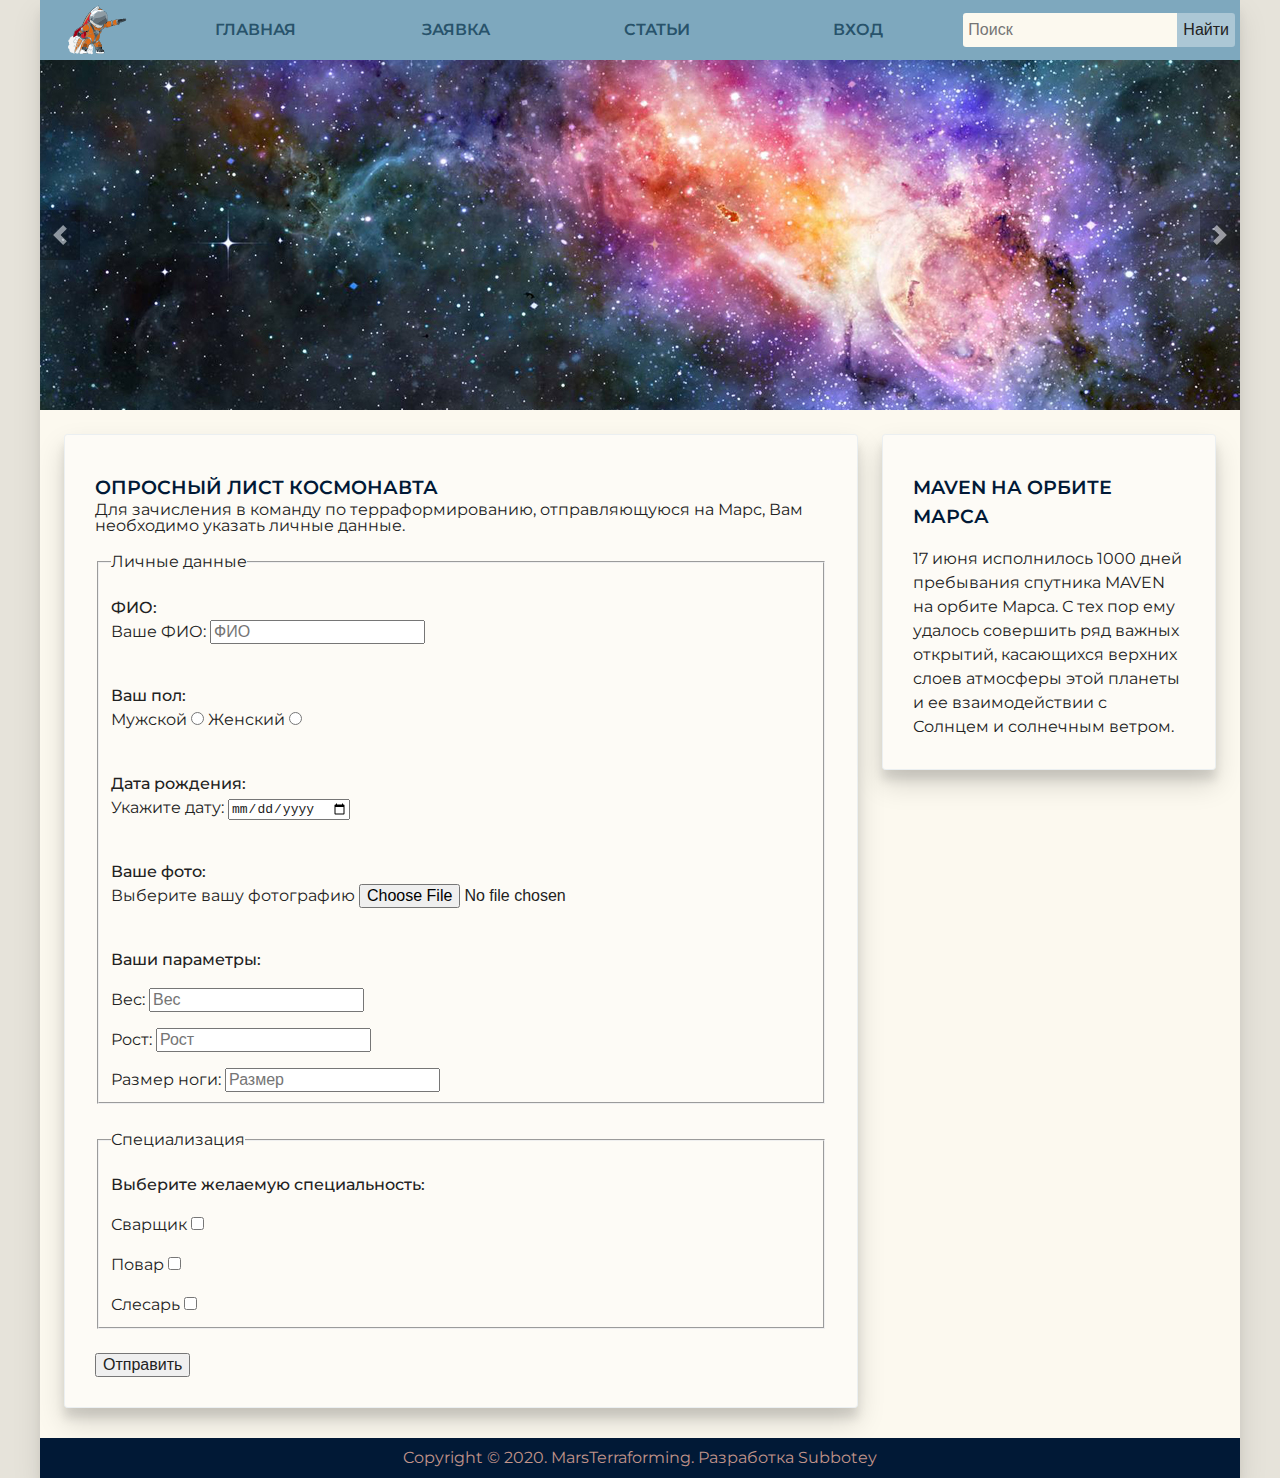
<file: request.html>
<!doctype html>
<html>

<head>
    <meta charset="utf-8">
    <meta property="og:title" content="MarsTerraforming">
    <meta property="og:site_name" content="MarsTerraforming.com">
    <meta property="og:url" content="https://subbotey.github.io">
    <meta property="og:description" content="Команда добровольцев, планирующих преобразить Красную планету.">
    <meta property="og:image" content="https://subbotey.github.io/img/og.jpg">
    <link rel="stylesheet" href="css/style.css">
    <script src="js/script.js" charset="utf-8"></script>
    <script src="js/modal.js" charset="utf-8"></script>
    <meta name="viewport" content="width=device-width, initial-scale=1.0">
    <meta name="discription" content="Страница сайта с адаптивной версткой">
    <link rel="icon" href="img/astronaut.svg" sizes="any" type="image/svg+xml">
    <meta name="keywords" content="Адаптивная верстка, grid">
    <title>Подать заявку</title>
</head>

<body>
    <div class="conteiner">
        <div class="header">
            <nav>
                <a id="logo" href="./index.html"></a>
                <div class="top-menu">
                    <div class="top-menu__item">
                        <a href="./index.html" class="top-menu__link">Главная</a>
                    </div>
                    <div class="top-menu__item">
                        <a href="#" class="top-menu__link">Заявка</a>
                    </div>
                    <div class="top-menu__item">
                        <a href="./articles.html" class="top-menu__link">Статьи</a>
                    </div>
                    <div class="top-menu__item">
                        <a href="#" class="top-menu__link">Вход</a>
                        <div class="top-menu__sub-item top-menu__sub-item_transition_scaleY">
                            <div class="top-menu__item">
                                <a id="buttonAuth" class="top-menu__link">Авторизация</a>
                            </div>
                            <div class="top-menu__item">
                                <a href="#registration" class="top-menu__link">Регитрация</a>
                            </div>
                        </div>
                    </div>
                </div>
                <form>
                    <input id="search" type="search" placeholder="Поиск">
                    <input id="submit" type="submit" value="Найти">
                </form>
            </nav>

        </div>
        <div class="slider" id="slider">
        </div>
        <div class="main">
            <div class="cards">
                <div class="zagolovok">Опросный лист космонавта</div>
                <p>
                    Для зачисления в команду по терраформированию, отправляющуюся на Марс, Вам необходимо указать личные данные.
                </p>
                <div>
                <form class="form_opros">
                    <fieldset>
                        <legend>
                            Личные данные
                        </legend>
                        <div>
                            <b>ФИО:</b>
                        </div>
                        <label>
                            Ваше ФИО:
                            <input name="name" type="text" placeholder="ФИО" required minlength="5" maxlength="150">
                        </label>
                        <br />
                        <br />
                        <div>
                            <b>Ваш пол:</b>
                        </div>
                        <label>
                            Мужской
                            <input name="gender" type="radio" value="m" required>
                        </label>
                        <label>
                            Женский
                            <input name="gender" type="radio" value="f" required>
                        </label>
                        <br />
                        <br />
                        <div>
                            <b>Дата рождения:</b>
                        </div>
                        <label>
                            Укажите дату:
                            <input name="date" type="date" required>
                        </label>
                        <br />
                        <br />
                        <div>
                            <b>Ваше фото:</b>
                        </div>
                        <label>
                            Выберите вашу фотографию
                            <input name="foto" type="file" accept="image/*" required>
                        </label>
                        <br />
                        <br />
                        <div>
                            <b>Ваши параметры:</b>
                        </div>
                        <div>
                            <label>
                                Вес:
                                <input name="ves" type="text" placeholder="Вес" required minlength="1" maxlength="3">
                            </label>
                        </div>
                        <div>
                            <label>
                                Рост:
                                <input name="rost" type="text" placeholder="Рост" required minlength="2" maxlength="3">
                            </label>
                        </div>
                        <div>
                            <label>
                                Размер ноги:
                                <input name="razmer_nog" type="text" placeholder="Размер" required>
                            </label>
                        </div>
                    </fieldset>
                    <br />
                    <fieldset>
                        <legend>
                            Специализация
                        </legend>
                        <div>
                            <b>Выберите желаемую специальность:</b>
                        </div>
                        <div>
                            <label>
                                Сварщик
                                <input name="spec" type="checkbox" value="svarshik">
                            </label>
                        </div>
                        <div>
                            <label>
                                Повар
                                <input name="spec" type="checkbox" value="povar">
                            </label>
                        </div>
                        <div>
                            <label>
                                Слесарь
                                <input name="spec" type="checkbox" value="slesar">
                            </label>
                        </div>
                    </fieldset>
                    <br />
                    <button class="knopka">Отправить</button>
                </form>
                </div>
            </div>
        </div>
        <div class="vertical-block">
            <div class="cards">
                <div class="zagolovok">MAVEN на орбите Марса</div>
                <div>
                    17 июня исполнилось 1000 дней пребывания спутника MAVEN на орбите Марса. С тех пор ему удалось совершить ряд важных открытий, касающихся верхних слоев атмосферы этой планеты и ее взаимодействии с Солнцем и солнечным ветром.
                </div>
            </div>
        </div>
        <footer>
            <p>Copyright © 2020. MarsTerraforming. Разработка Subbotey</p>
        </footer>
        <div class="hamburger-menu">
            <input id="menu__toggle" type="checkbox" />
            <label class="menu__btn" for="menu__toggle">
                <span></span>
            </label>
            <div class="menu__box">
                <div><a class="menu__item" href="./index.html">Главная</a></div>
                <div><a class="menu__item" href="#">Заявка</a></div>
                <div><a class="menu__item" href="./articles.html">Статьи</a></div>
                <div><a id="buttonAuth2" class="menu__item" href="#">Авторизация</a></div>
                <div><a class="menu__item" href="#registration">Регистрация</a></div>
            </div>
        </div>
    </div>
    <div id="authorization">
    </div>
    <!-- <div id="registration" class="modal">
        <div class="wrapper-modal">
            <div class="div-modal">
                <div class="pole">
                    <div class="zagolovok">
                        Регистрация
                    </div>
                    <div>
                        <label class="label">Введите ваш логин:
                            <input class="input-modal" type="text" required placeholder="Login" minlength="5" maxlength="25"> *
                        </label>
                    </div>
                    <div>
                        <label class="label">Введите ваш E-Mail:
                            <input class="input-modal" type="email" required placeholder="Email"> *
                        </label>
                    </div>
                    <div>
                        <label class="label">Введите ваш пароль:
                            <input class="input-modal" type="password" required placeholder="Password" minlength="5" maxlength="25"> *
                        </label>
                    </div>
                    <div>
                        <label class="label">Повиторите ваш пароль:
                            <input class="input-modal" type="password" required placeholder="Confirm password" minlength="5" maxlength="25"> *
                        </label>
                    </div>
                    <div>
                        <input class="button-modal" type="submit" value="Регистрация">
                        <input class="button-modal" type="button" onClick="location.href='#'" value="Отмена">
                    </div>
                    <div class="label" align="left">
                        Поля со "*" обязательны для заполнения.
                    </div>
                </div>
            </div>
        </div>
    </div> -->
    <script>
        let slider = new Slider("slider");

        slider.add('img/slider/slide_1.jpg');
        slider.add('img/slider/slide_2.jpg');
        slider.add('img/slider/slide_3.jpg');
        slider.add('img/slider/slide_4.jpg');
        slider.add('img/slider/slide_5.jpg');
        slider.add('img/slider/slide_6.jpg');

        slider.run();
    </script>

</body>

</html>
</file>
<file: css/style.css>
@import url(reset.css);
@import url('https://fonts.googleapis.com/css2?family=Montserrat:ital,wght@0,300;0,400;0,500;0,600;0,700;1,300;1,400&display=swap');
/* font-family: 'Montserrat', sans-serif;*/
body {
	display: flex;
	background-color: #E6E3DA;
	background-repeat: repeat;
	background-attachment: fixed;
	justify-content: center;
	font-family: 'Montserrat', sans-serif;
}

b {
	font-weight: 500;
}

fieldset {
    display: block;
    margin-inline-start: 2px;
    margin-inline-end: 2px;
    padding-block-start: 0.35em;
    padding-inline-start: 0.75em;
    padding-inline-end: 0.75em;
    padding-block-end: 0.625em;
    min-inline-size: min-content;
    border-width: 2px;
    border-style: groove;
    border-color: threedface;
    border-image: initial;
}

.hamburger-menu {
	display: none;
}

.conteiner {
	display: grid;
	background-color: #FCF9EF;
	max-width: 1200px;
	grid-template-areas:
		"header header"
		"slider slider"
		"main vertical-block"
		"footer footer";
	grid-template-columns: minmax(auto, 830px) 1fr;
	grid-template-rows: 60px auto auto 40px;
	box-shadow: 0 14px 28px rgba(0,0,0,0.1), 0 10px 10px rgba(0,0,0,0.05);
}

.header {
	grid-area: header;
}

.slider {
	grid-area: slider;
	position: relative;
}

.main {
	grid-area: main;
	padding: 24px 12px 0px 24px;
}

.vertical-block {
	grid-area: vertical-block;
	padding: 24px 24px 0px 12px;
}

footer {
	grid-area: footer;
	background-color: #011936;
}

#logo {
	background-image: url(../img/astronaut.svg);
	background-size: contain;
	background-repeat: no-repeat;
	background-position: center;
}

.header {
	display: grid;
	background-color: #7EA8BE;
}

.header > nav {
	display: grid;
	grid-template-columns: 1fr 7fr 1fr;
}

/* Верхнее меню, начало*/

.top-menu {
	display: flex;
	margin: 0;
	padding: 0;
	height: 60px;
	background-color: #7ea8be;
}

.top-menu__item {
	flex: 1 0;
	position: relative;
	padding: 0.2em 0;
}



.top-menu__link {
	display: flex;
	height: 100%;
	justify-content: center;
	align-items: center;
	text-transform: uppercase;
	font-weight: 600;
	color: #28536b;
	text-decoration: none;
	cursor: pointer;
}

.top-menu__link:hover {
	background-color: #7198ae;
	box-shadow: 0 0 0.5em 0 rgba(1,25,54,0.5);
	transition: background-color 0.2s linear;
	border-radius: 0.3em;
	margin: 0 0.2em;
}

.top-menu__sub-item {
	display: flex;
	flex-direction: column;
	border-radius: 0 0 0.4em 0.4em;
	position: absolute;
	top: 60px;
	height: 120px;
	width: 100%;
	align-content: center;
	background-color: #7ea8be;
	z-index: 1;
}

.top-menu__item:hover > .top-menu__sub-item_transition_scaleY {
	transition: transform 0.5s ease;
	transform: scaleY(1);
}

.top-menu__sub-item_transition_scaleY {
	transform: scaleY(0);
	transform-origin: top;
}

/* Верхнее меню, конец */

.header form {
	display: grid;
	grid-template-columns: 2fr 1fr;
	align-items: center;
	margin: 0px 5px 0px 5px;
}

#search {
	font-size: 1em;
	height: 2em;
	border-radius: 0.2em 0em 0em 0.2em;
	border: none;
	background-color: #FCF9EF;
	padding-left: 5px;
}

#submit {
	font-size: 1em;
	height: 2.1em;
	border-radius: 0em 0.2em 0.2em 0em;
	border: none;
	background-color: #ACC7D5;
}

#submit:hover {
	background-color: #95B7C9;
}

#submit:active {
	background-color: #7399AD;
}

img {
	max-width: 100%;
	height: auto;
}

.slider li {
	display: none;
}

.slider li.active {
	display: block;
}

.cards {
	border: 1px solid #EBEFF1;
	background-color: #FDFBF6;
	border-radius: 0.2em;
	margin-bottom: 30px;
	padding: 0px 30px 30px 30px;
	box-shadow: 0 14px 28px rgba(0,0,0,0.15), 0 10px 10px rgba(0,0,0,0.10);
}

.zagolovok {
	color: #011936;
	text-transform: uppercase;
	font-weight: 600;
	font-size: 1.2em;
	padding-top: 1em;
}

.cards div {
	margin-top: 1em;
	line-height: 1.5em;
}

footer {
	display: grid;
	justify-content: center;
	align-items: center;
}

footer p {
	color: #C2948A;
}

.modal {
	/*display: none;*/
	display: block;
	position: fixed;
	top: 0px;
	bottom: 0px;
	right: 0px;
	left: 0px;
	background-color: rgba(0,0,0,0.5);


}

/*.modal:target {
	display: block;
	position: fixed;
	top: 0px;
	bottom: 0px;
	right: 0px;
	left: 0px;
	background-color: rgba(0,0,0,0.5);
}
*/
.wrapper-modal {
	display: flex;
	height: 100%;
	justify-content: center;
	align-items: center;

}

.div-modal {
	position: relative;
	padding: 40px;
	background-color: #FCF9EF;
	border-radius: 0.2em;
}

.pole {
	background-color: #FDFBF6;
	border: 1px solid #EBEFF1;
	padding: 0px 15px 15px 15px;
	text-align: center;
	box-shadow: 0 14px 28px rgba(0,0,0,0.15), 0 10px 10px rgba(0,0,0,0.1);
	border-radius: 0.2em;
}
.label {
	font-size: 1em;
	padding-top: 5px;
	line-height: 2em;
}

.input-modal {
	font-size: 1em;
	height: 2em;
	border-radius: 0.1em;
	background-color: #F6EFEF;
	border: 1px solid #7A8E9B;
	padding-left: 10px;
	width: 80%;
}
.button-modal {
	background-color: #7EA8BE;
	border: none;
	border-radius: 0.1em;
	font-weight: 500;
	line-height: 2em;
	color: #011936;
	margin-top: 10px;
}
.button-modal:hover {
 	background-color: #7399AD;
}
.button-modal:active {
	background-color: #688A9C;
}
.close {
	position: absolute;
	right: 10px;
	top: 10px;
}

.close button {
	border: none;
	border-radius: 0.1em;
	font-weight: 500;
	line-height: 1.5em;
	background-color: #7EA8BE;
	color: #011936;
}

.close button:hover {
	background-color: #7399AD;
}

.close button:active{
	background-color: #688A9C;
}

@media screen and (max-width:935px) {
	.top-menu__sub-item {
		width: auto;
	}
	.top-menu__link {
		padding: 0 0.5em;
	}
}

@media screen and (max-width:812px) {
	.conteiner {
		display: grid;
		background-color: #FCF9EF;
		grid-template-areas:
			"header"
			"main"
			"vertical-block"
			"footer";
		grid-template-rows: 60px auto auto 40px;
		box-shadow: 0 14px 28px rgba(0,0,0,0.1), 0 10px 10px rgba(0,0,0,0.05);
		font-size: 0.9em;
	}
	.main {
		grid-area: main;
		padding: 15px 15px 0px 15px;
	}
	.vertical-block {
		grid-area: vertical-block;
		padding: 0px 15px 0px 15px;
	}

	.slider {
		display: none;
	}
	.top-menu__sub-item {
		width: auto;
	}
	.top-menu__link {
		padding: 0 0.5em;
	}
}
@media screen and (max-width:650px) {
	.conteiner {
		display: grid;
		background-color: #FCF9EF;
		grid-template-areas:
			"header"
			"main"
			"vertical-block"
			"footer";
		font-size: 0.9em;
		grid-template-rows: 60px auto auto 40px;
		box-shadow: 0 14px 28px rgba(0,0,0,0.1), 0 10px 10px rgba(0,0,0,0.05);
	}
	.main {
		grid-area: main;
		padding: 15px 15px 0px 15px;
	}
	.vertical-block {
		grid-area: vertical-block;
		padding: 0px 15px 0px 15px;
	}

	.header {
		display: none;
	}

	.hamburger-menu {
		grid-area: header;
		display: block;
		background-color: #7ea8be;
		position: fixed;
		height: 60px;
		top: 0px;
		left: 0px;
		right: 0px;
		background-image: url(../img/astronaut.svg);
		background-repeat: no-repeat;
		background-position: center;
	}

	.hamburger-menu a:active {
		background-color: #cbc7bf;
}


	.slider {
		display: none;
	}

	footer p {
		display: none;
	}

	#menu__toggle {
		opacity: 0;
	}

	#menu__toggle:checked ~ .menu__btn > span {
		transform: rotate(45deg);
	}

	#menu__toggle:checked ~ .menu__btn > span::before {
		top: 0;
		transform: rotate(0);
	}

	#menu__toggle:checked ~ .menu__btn > span::after {
		top: 0;
		transform: rotate(90deg);
	}

	#menu__toggle:checked ~ .menu__box {
		visibility: visible;
		left: 0;
	}

	.menu__btn {
		display: flex;
		align-items: center;
		position: fixed;
		top: 20px;
		left: 20px;
		width: 26px;
		height: 26px;
		cursor: pointer;
		z-index: 1;
	}

	.menu__btn > span,
	.menu__btn > span::before,
	.menu__btn > span::after {
		display: block;
		position: absolute;
		width: 100%;
		height: 2px;
		background-color: #28536b;
		transition-duration: .25s;
	}

	.menu__btn > span::before {
		content: '';
		top: -8px;
	}

	.menu__btn > span::after {
		content: '';
		top: 8px;
	}

	.menu__box {
		display: block;
		position: fixed;
		visibility: hidden;
		top: 0;
		left: -100%;
		width: 300px;
		height: 100%;
		margin: 0;
		padding: 80px 0;
		list-style: none;
		background-color: #fcf9ef;
		box-shadow: 1px 0px 6px rgba(0, 0, 0, .2);
		transition-duration: .25s;
	}

	.menu__item {
		display: block;
		padding: 12px 24px;
		color: #28536b;
		text-transform: uppercase;
		font-size: 20px;
		font-weight: 600;
		text-decoration: none;
		transition-duration: .25s;
	}

	.menu__item:hover {
		background-color: #e3e0d7;
	}

}

.sliderElem {
	position: absolute;
	top: 0;
	left: 0;
	right: 0;
	bottom: 0;
	opacity: 0;
	transition-property: opacity;
	transition-duration: 2s;
	transition-timing-function: ease-in-out;
}

.slider div.active {
	opacity: 1;
}

.sliderFon {
    position: static;
}

.slider__control {
  position: absolute;
  top: 50%;
  display: flex;
  align-items: center;
  justify-content: center;
  width: 40px;
  color: #fff;
  text-align: center;
  opacity: 0.5;
  height: 50px;
  transform: translateY(-50%);
  background: rgba(0, 0, 0, .5);
}

.slider__control:hover,
.slider__control:focus {
  color: #fff;
  text-decoration: none;
  outline: 0;
  opacity: .9;
}

.slider__control_left {
  left: 0;
}

.slider__control_right {
  right: 0;
}

.slider__control::before {
  content: '';
  display: inline-block;
  width: 20px;
  height: 20px;
  background: transparent no-repeat center center;
  background-size: 100% 100%;
}

.slider__control_left::before {
  background-image: url("data:image/svg+xml;charset=utf8,%3Csvg xmlns='http://www.w3.org/2000/svg' fill='%23fff' viewBox='0 0 8 8'%3E%3Cpath d='M5.25 0l-4 4 4 4 1.5-1.5-2.5-2.5 2.5-2.5-1.5-1.5z'/%3E%3C/svg%3E");
}

.slider__control_right::before {
  background-image: url("data:image/svg+xml;charset=utf8,%3Csvg xmlns='http://www.w3.org/2000/svg' fill='%23fff' viewBox='0 0 8 8'%3E%3Cpath d='M2.75 0l-1.5 1.5 2.5 2.5-2.5 2.5 1.5 1.5 4-4-4-4z'/%3E%3C/svg%3E");
}
</file>
